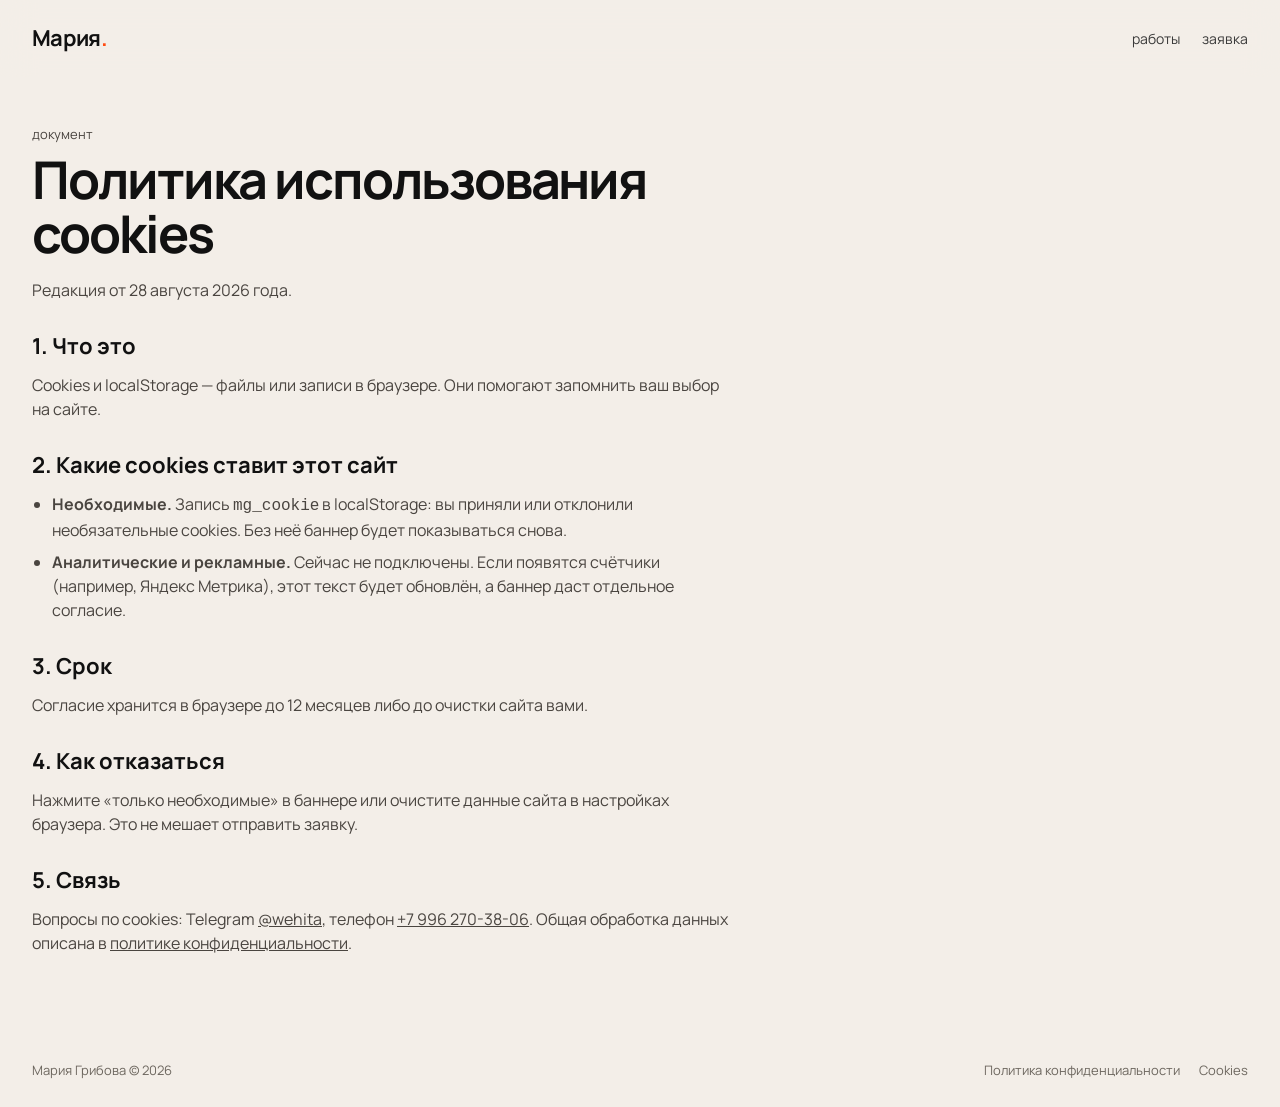
<file: cookies.html>
<!DOCTYPE html>
<html lang="ru">
<head>
  <meta charset="UTF-8" />
  <meta name="viewport" content="width=device-width, initial-scale=1" />
  <title>Политика cookies — Мария Грибова</title>
  <link rel="preconnect" href="https://fonts.googleapis.com" />
  <link rel="preconnect" href="https://fonts.gstatic.com" crossorigin />
  <link href="https://fonts.googleapis.com/css2?family=Manrope:wght@400;500;600;700&display=swap" rel="stylesheet" />
  <link rel="stylesheet" href="css/style.css" />
</head>
<body>
  <header class="top">
    <a class="logo" href="index.html">Мария<span>.</span></a>
    <nav>
      <a href="index.html#work">работы</a>
      <a href="index.html#contact">заявка</a>
    </nav>
  </header>

  <main class="legal-page">
    <p class="who">документ</p>
    <h1>Политика использования cookies</h1>
    <p>Редакция от 28 августа 2026 года.</p>

    <h2>1. Что это</h2>
    <p>Cookies и localStorage — файлы или записи в браузере. Они помогают запомнить ваш выбор на сайте.</p>

    <h2>2. Какие cookies ставит этот сайт</h2>
    <ul>
      <li><strong>Необходимые.</strong> Запись <code>mg_cookie</code> в localStorage: вы приняли или отклонили необязательные cookies. Без неё баннер будет показываться снова.</li>
      <li><strong>Аналитические и рекламные.</strong> Сейчас не подключены. Если появятся счётчики (например, Яндекс Метрика), этот текст будет обновлён, а баннер даст отдельное согласие.</li>
    </ul>

    <h2>3. Срок</h2>
    <p>Согласие хранится в браузере до 12 месяцев либо до очистки сайта вами.</p>

    <h2>4. Как отказаться</h2>
    <p>Нажмите «только необходимые» в баннере или очистите данные сайта в настройках браузера. Это не мешает отправить заявку.</p>

    <h2>5. Связь</h2>
    <p>Вопросы по cookies: Telegram <a href="https://t.me/wehita">@wehita</a>, телефон <a href="tel:+79962703806">+7 996 270-38-06</a>. Общая обработка данных описана в <a href="politika.html">политике конфиденциальности</a>.</p>
  </main>

  <footer>
    <span>Мария Грибова © 2026</span>
    <span class="legal">
      <a href="politika.html">Политика конфиденциальности</a>
      <a href="cookies.html">Cookies</a>
    </span>
  </footer>
</body>
</html>
</file>
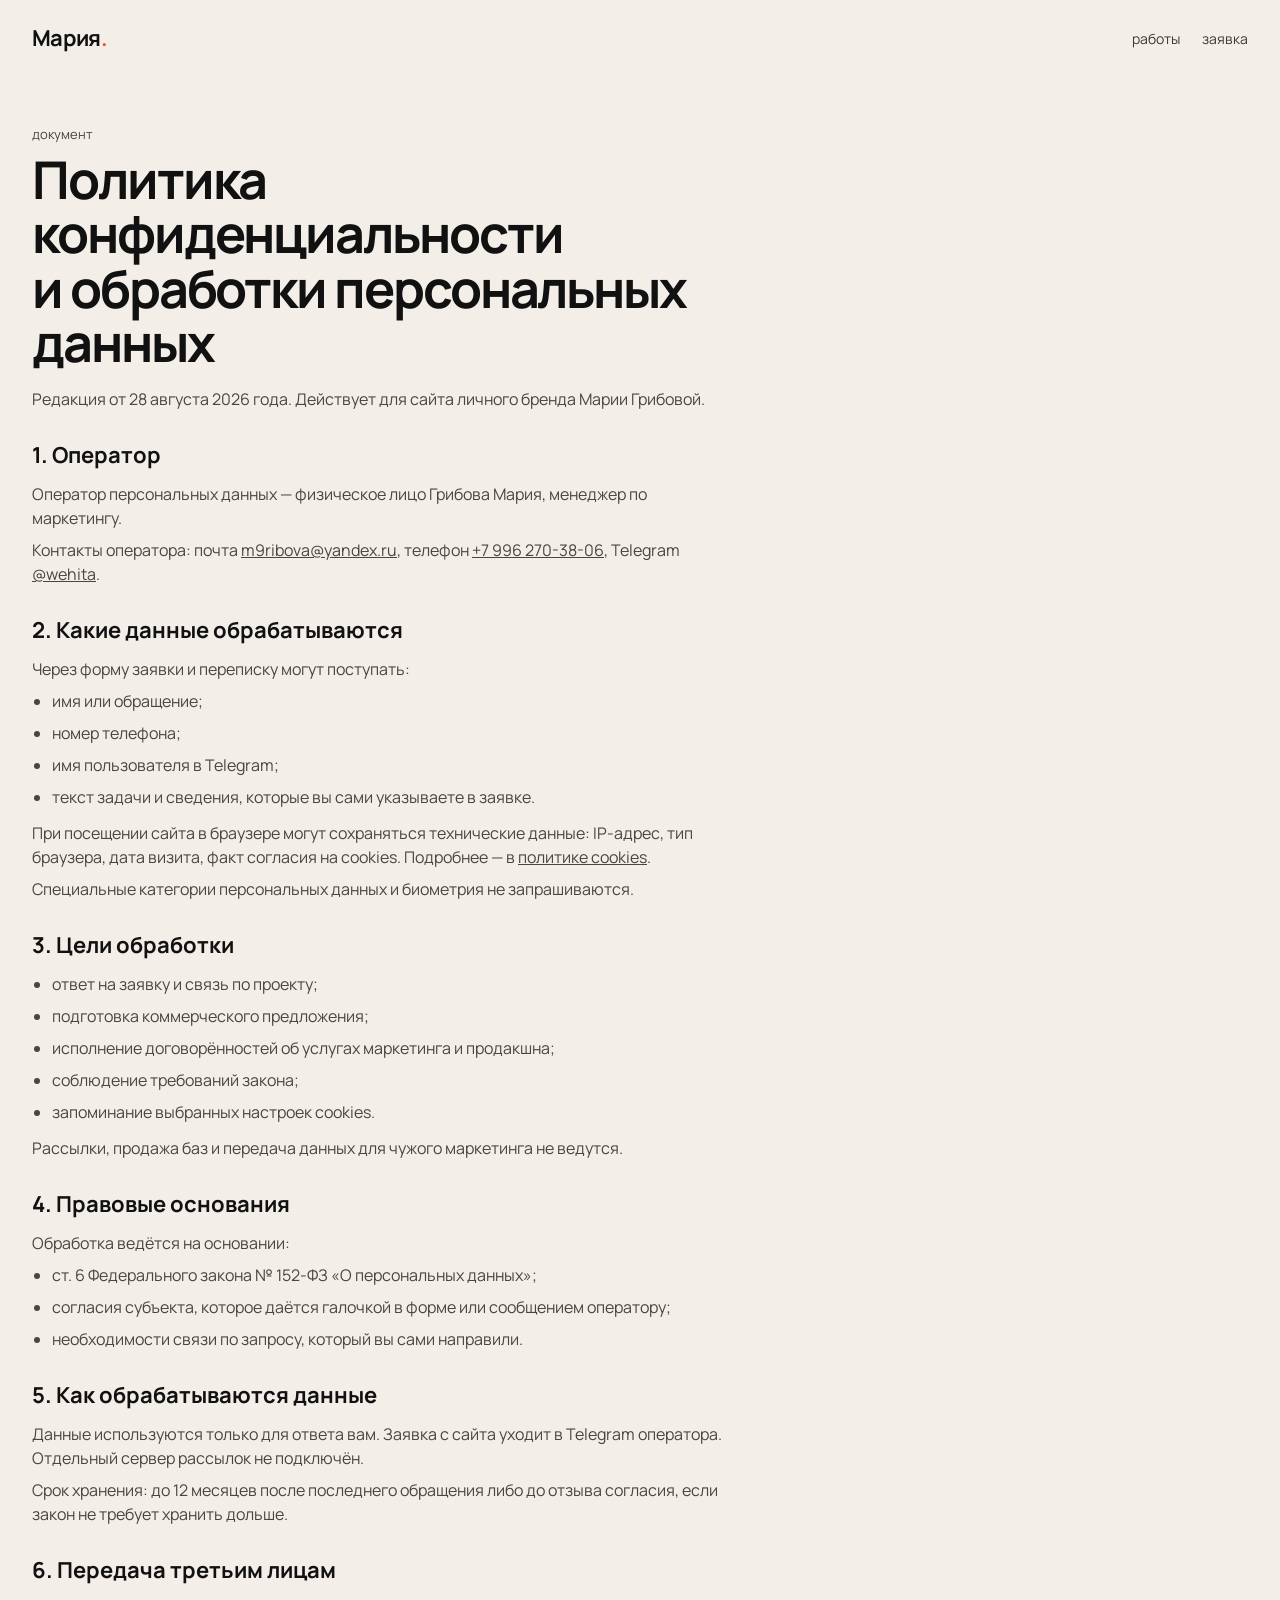
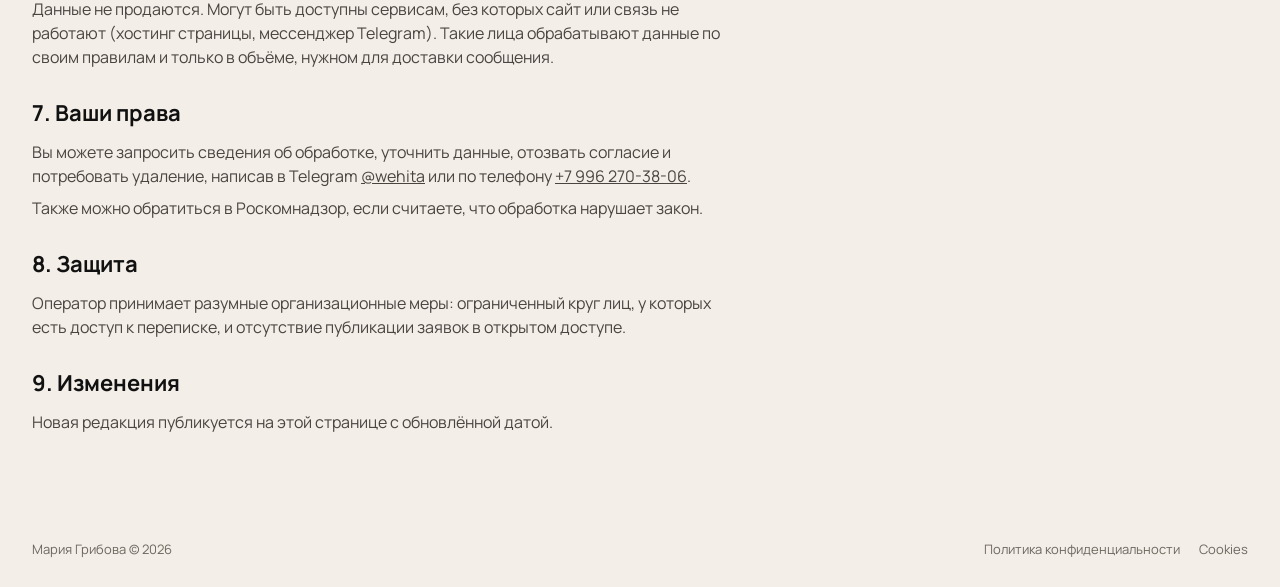
<file: politika.html>
<!DOCTYPE html>
<html lang="ru">
<head>
  <meta charset="UTF-8" />
  <meta name="viewport" content="width=device-width, initial-scale=1" />
  <title>Политика конфиденциальности — Мария Грибова</title>
  <link rel="preconnect" href="https://fonts.googleapis.com" />
  <link rel="preconnect" href="https://fonts.gstatic.com" crossorigin />
  <link href="https://fonts.googleapis.com/css2?family=Manrope:wght@400;500;600;700&display=swap" rel="stylesheet" />
  <link rel="stylesheet" href="css/style.css" />
</head>
<body>
  <header class="top">
    <a class="logo" href="index.html">Мария<span>.</span></a>
    <nav>
      <a href="index.html#work">работы</a>
      <a href="index.html#contact">заявка</a>
    </nav>
  </header>

  <main class="legal-page">
    <p class="who">документ</p>
    <h1>Политика конфиденциальности<br>и обработки персональных данных</h1>
    <p>Редакция от 28 августа 2026 года. Действует для сайта личного бренда Марии Грибовой.</p>

    <h2>1. Оператор</h2>
    <p>Оператор персональных данных — физическое лицо Грибова Мария, менеджер по маркетингу.</p>
    <p>Контакты оператора: почта <a href="mailto:m9ribova@yandex.ru">m9ribova@yandex.ru</a>, телефон <a href="tel:+79962703806">+7 996 270-38-06</a>, Telegram <a href="https://t.me/wehita" target="_blank" rel="noopener">@wehita</a>.</p>

    <h2>2. Какие данные обрабатываются</h2>
    <p>Через форму заявки и переписку могут поступать:</p>
    <ul>
      <li>имя или обращение;</li>
      <li>номер телефона;</li>
      <li>имя пользователя в Telegram;</li>
      <li>текст задачи и сведения, которые вы сами указываете в заявке.</li>
    </ul>
    <p>При посещении сайта в браузере могут сохраняться технические данные: IP-адрес, тип браузера, дата визита, факт согласия на cookies. Подробнее — в <a href="cookies.html">политике cookies</a>.</p>
    <p>Специальные категории персональных данных и биометрия не запрашиваются.</p>

    <h2>3. Цели обработки</h2>
    <ul>
      <li>ответ на заявку и связь по проекту;</li>
      <li>подготовка коммерческого предложения;</li>
      <li>исполнение договорённостей об услугах маркетинга и продакшна;</li>
      <li>соблюдение требований закона;</li>
      <li>запоминание выбранных настроек cookies.</li>
    </ul>
    <p>Рассылки, продажа баз и передача данных для чужого маркетинга не ведутся.</p>

    <h2>4. Правовые основания</h2>
    <p>Обработка ведётся на основании:</p>
    <ul>
      <li>ст. 6 Федерального закона № 152-ФЗ «О персональных данных»;</li>
      <li>согласия субъекта, которое даётся галочкой в форме или сообщением оператору;</li>
      <li>необходимости связи по запросу, который вы сами направили.</li>
    </ul>

    <h2>5. Как обрабатываются данные</h2>
    <p>Данные используются только для ответа вам. Заявка с сайта уходит в Telegram оператора. Отдельный сервер рассылок не подключён.</p>
    <p>Срок хранения: до 12 месяцев после последнего обращения либо до отзыва согласия, если закон не требует хранить дольше.</p>

    <h2>6. Передача третьим лицам</h2>
    <p>Данные не продаются. Могут быть доступны сервисам, без которых сайт или связь не работают (хостинг страницы, мессенджер Telegram). Такие лица обрабатывают данные по своим правилам и только в объёме, нужном для доставки сообщения.</p>

    <h2>7. Ваши права</h2>
    <p>Вы можете запросить сведения об обработке, уточнить данные, отозвать согласие и потребовать удаление, написав в Telegram <a href="https://t.me/wehita">@wehita</a> или по телефону <a href="tel:+79962703806">+7 996 270-38-06</a>.</p>
    <p>Также можно обратиться в Роскомнадзор, если считаете, что обработка нарушает закон.</p>

    <h2>8. Защита</h2>
    <p>Оператор принимает разумные организационные меры: ограниченный круг лиц, у которых есть доступ к переписке, и отсутствие публикации заявок в открытом доступе.</p>

    <h2>9. Изменения</h2>
    <p>Новая редакция публикуется на этой странице с обновлённой датой.</p>
  </main>

  <footer>
    <span>Мария Грибова © 2026</span>
    <span class="legal">
      <a href="politika.html">Политика конфиденциальности</a>
      <a href="cookies.html">Cookies</a>
    </span>
  </footer>
</body>
</html>
</file>
<file: css/style.css>
:root {
  --paper: #f3eee8;
  --ink: #111111;
  --mute: #6d675f;
  --line: #ddd6cd;
  --orange: #ff4c12;
  --white: #fffdf9;
}

* { box-sizing: border-box; margin: 0; padding: 0; }
html { scroll-behavior: smooth; overflow-x: hidden; }
body {
  background: var(--paper);
  color: var(--ink);
  font-family: "Manrope", sans-serif;
  font-size: 16px;
  line-height: 1.5;
  overflow-x: hidden;
  max-width: 100%;
}
img, video { display: block; width: 100%; }
a { color: inherit; text-decoration: none; }
button { font: inherit; color: inherit; background: 0; border: 0; cursor: pointer; }

.top {
  display: flex;
  align-items: center;
  justify-content: space-between;
  padding: 22px 32px;
  position: sticky;
  top: 0;
  z-index: 20;
  background: rgba(243,238,232,.92);
  backdrop-filter: blur(16px);
}
.logo {
  font-weight: 700;
  font-size: 22px;
  letter-spacing: -.03em;
}
.logo span { color: var(--orange); }
.top nav { display: flex; gap: 22px; font-size: 14px; }
.top nav a { color: #3a3a3a; }
.menu {
  display: none;
  border: 1px solid var(--line);
  border-radius: 999px;
  padding: 8px 14px;
  font-size: 13px;
  background: var(--white);
}

.hero {
  position: relative;
  padding: 28px 56px 0;
  min-height: calc(100svh - 72px);
  overflow: hidden;
  display: flex;
  flex-direction: column;
}
.hero-top {
  position: relative;
  z-index: 2;
  display: grid;
  grid-template-columns: 1fr auto;
  gap: 24px;
  align-items: start;
}
.hero h1 {
  font-size: clamp(42px, 6.6vw, 88px);
  font-weight: 700;
  letter-spacing: -.05em;
  line-height: .94;
  max-width: 13ch;
}
.hero h1 .dot {
  display: inline-block;
  width: .58em; height: .58em;
  border-radius: 50%;
  background: var(--orange);
  vertical-align: .08em;
  margin: 0 .1em;
}
.hero .lead {
  margin-top: 22px;
  max-width: 28ch;
  color: #5c564e;
  font-size: clamp(16px, 1.5vw, 20px);
  line-height: 1.45;
}
.hero-btn {
  display: inline-flex;
  align-items: center;
  gap: 8px;
  margin-top: 28px;
  padding: 12px 20px;
  border: 1px solid #d7d0c6;
  border-radius: 999px;
  font-size: 14px;
  color: #2a2a2a;
  background: rgba(255,253,249,.55);
  backdrop-filter: blur(8px);
}
.hero-btn:hover { border-color: var(--ink); }
.stats {
  display: grid;
  gap: 28px;
  padding-top: 8px;
  text-align: right;
}
.stats div { display: grid; justify-items: end; gap: 2px; }
.stats b { font-size: 34px; letter-spacing: -.04em; line-height: 1; }
.stats span { color: var(--mute); font-size: 13px; line-height: 1.3; }

.hero-art {
  position: absolute;
  inset: 0;
  z-index: 1;
  pointer-events: none;
}
.hero-art .rib {
  position: absolute;
  inset: 0;
  width: 100%;
  height: 100%;
  object-fit: cover;
  object-position: 58% 62%;
}
.hero-art .r1 { animation: rib-breathe 7s ease-in-out infinite; }
.hero-art .orb {
  position: absolute;
  width: min(8.2vw, 86px);
  height: min(8.2vw, 86px);
  border-radius: 50%;
  background: radial-gradient(circle at 32% 28%, #ffc4a4, #ff4c12 54%, #c4370c);
  box-shadow: 8px 16px 28px rgba(196, 55, 12, .22);
  z-index: 2;
  animation: orb-roll 7s ease-in-out infinite;
}
@keyframes rib-breathe {
  0%, 28% { transform: translate3d(0, 0, 0) scale(1.04); }
  40%, 72% { transform: translate3d(-1.2%, -0.6%, 0) scale(1.06); }
  100% { transform: translate3d(0, 0, 0) scale(1.04); }
}
@keyframes orb-roll {
  0%, 28% { right: 12%; top: 32%; }
  42%, 71% { right: 40%; top: 26%; }
  100% { right: 12%; top: 32%; }
}
.float {
  position: relative;
  flex: 1;
  min-height: 280px;
  margin: 20px 8% 10px;
}
.float figure {
  position: absolute;
  background: var(--white);
  padding: 6px;
  border-radius: 14px;
  box-shadow: 0 10px 30px rgba(17,17,17,.08);
  will-change: transform;
  transition: transform .25s ease-out;
  animation: drift 7s ease-in-out infinite;
}
.f1 { animation-duration: 8s; }
.f2 { animation-duration: 6.4s; animation-delay: -.8s; }
.f3 { animation-duration: 7.6s; animation-delay: -1.6s; }
.f4 { animation-duration: 9s; animation-delay: -2.2s; }
@keyframes drift {
  0%, 100% { translate: 0 0; }
  50% { translate: 0 -14px; }
}
.hero h1, .stats, .hero-foot {
  animation: rise .9s ease both;
}
.stats { animation-delay: .15s; }
.hero-foot { animation-delay: .28s; }
@keyframes rise {
  from { opacity: 0; transform: translateY(18px); }
  to { opacity: 1; transform: none; }
}
.reveal {
  opacity: 0;
  transition: opacity .75s ease, transform .75s ease;
}
.reveal.from-down { transform: translateY(36px); }
.reveal.from-up { transform: translateY(-36px); }
.reveal.in {
  opacity: 1;
  transform: none;
}
body.is-loading { overflow: hidden; }
body.is-loading .top { opacity: 0; pointer-events: none; }
.case {
  transition: transform .35s ease, opacity .35s ease;
}
.case:hover .case-media img,
.case:hover .case-media video {
  transform: scale(1.04);
}
.case-media img, .case-media video {
  transition: transform .6s ease;
}
.float img { border-radius: 10px; height: 140px; object-fit: cover; }
.float figcaption {
  font-size: 11px;
  color: var(--mute);
  padding: 6px 4px 2px;
}
.f1 { left: 8%; top: 8%; width: 180px; transform: rotate(-6deg); }
.f2 { left: 38%; top: 0; width: 150px; border-radius: 50%; padding: 8px; }
.f2 img { border-radius: 50%; height: 134px; width: 134px; }
.f3 { left: 58%; top: 28%; width: 210px; transform: rotate(4deg); }
.f4 { left: 28%; top: 48%; width: 160px; transform: rotate(-2deg); }

.hero-foot {
  display: grid;
  grid-template-columns: .8fr 1.2fr auto;
  gap: 28px;
  align-items: end;
  padding-top: 20px;
  border-top: 1px solid var(--line);
}
.contacts-col a { display: inline-block; border-bottom: 1px solid var(--ink); }
.contacts-col p { margin-top: 16px; color: var(--mute); font-size: 14px; }
.lead { color: #3f3b36; max-width: 46ch; }
.cta {
  display: inline-flex;
  align-items: center;
  justify-content: center;
  background: var(--ink);
  color: #fff;
  padding: 16px 22px;
  border-radius: 999px;
  font-size: 14px;
  white-space: nowrap;
}
.cta:hover { background: var(--orange); }

.about {
  padding: 72px 32px;
  display: grid;
  grid-template-columns: .78fr 1.22fr;
  gap: 48px;
  align-items: center;
  border-top: 1px solid var(--line);
}
.about-photo {
  margin: 0;
  border-radius: 24px;
  overflow: hidden;
  background: #e8e2da;
}
.about-photo img {
  height: 560px;
  object-fit: cover;
  object-position: 50% 18%;
}
.about-copy h2 {
  font-size: clamp(32px, 4vw, 52px);
  letter-spacing: -.04em;
  line-height: 1.05;
  margin-bottom: 6px;
}
.about-copy .role {
  color: var(--orange);
  margin-bottom: 18px;
  font-weight: 600;
}
.about-copy p { color: #4a4540; margin-bottom: 12px; max-width: 52ch; }
.pills { display: flex; flex-wrap: wrap; gap: 8px; margin-top: 18px; }
.pills span {
  border: 1px solid var(--line);
  background: var(--white);
  border-radius: 999px;
  padding: 6px 10px;
  font-size: 13px;
}

#work { padding: 20px 32px 40px; }
.sec-head {
  display: flex;
  justify-content: space-between;
  align-items: end;
  gap: 16px;
  margin-bottom: 18px;
}
.sec-head h2, .services h2, .contact h2 {
  font-size: clamp(28px, 4vw, 44px);
  letter-spacing: -.04em;
}
.filters { display: flex; gap: 8px; flex-wrap: wrap; }
.filters button {
  border: 1px solid var(--line);
  background: var(--white);
  padding: 7px 12px;
  border-radius: 999px;
  font-size: 13px;
  color: var(--mute);
}
.filters button.on { background: var(--ink); color: #fff; border-color: var(--ink); }

.case {
  display: grid;
  grid-template-columns: 1.15fr .85fr;
  gap: 28px;
  padding: 28px 0;
  border-top: 1px solid var(--line);
  align-items: center;
}
.case-media {
  background: #e8e2da;
  border-radius: 18px;
  overflow: hidden;
}
.case-media img, .case-media video { height: 340px; object-fit: cover; }
.case-media.pair, .case-media.shots {
  display: grid; grid-template-columns: 1fr 1fr; gap: 8px; background: transparent;
}
.case-media.pair img, .case-media.shots img { height: 168px; border-radius: 14px; }
.tv-grid {
  display: grid;
  grid-template-columns: 1fr 1fr;
  gap: 8px;
  background: transparent;
}
.tv-grid video {
  width: 100%;
  height: 168px;
  object-fit: cover;
  border-radius: 14px;
  background: #111;
}
.tv-list {
  display: grid;
  gap: 6px;
  margin-top: 14px;
  color: #4a4540;
  font-size: 14px;
}
.tv-list span::before { content: "▶ "; color: var(--orange); }
.who { color: var(--mute); font-size: 13px; margin-bottom: 6px; text-transform: lowercase; }
.case-body h3 { font-size: 28px; letter-spacing: -.03em; margin-bottom: 10px; }
.case-body p { color: #4a4540; }
.metrics {
  display: grid;
  grid-template-columns: repeat(3, minmax(0, 1fr));
  gap: 10px;
  margin: 16px 0 4px;
}
.metrics div {
  background: var(--white);
  border: 1px solid var(--line);
  border-radius: 14px;
  padding: 10px 12px;
}
.metrics b {
  display: block;
  font-size: 22px;
  letter-spacing: -.03em;
  line-height: 1.1;
}
.metrics span {
  display: block;
  color: var(--mute);
  font-size: 12px;
  margin-top: 4px;
}
.more { margin-top: 12px; }
.more a {
  border-bottom: 1px solid var(--ink);
  font-size: 14px;
}
.more a:hover { color: var(--orange); border-color: var(--orange); }
.tags { display: flex; flex-wrap: wrap; gap: 8px; margin-top: 16px; }
.tags span {
  background: var(--white);
  border: 1px solid var(--line);
  border-radius: 999px;
  padding: 6px 10px;
  font-size: 13px;
}

.slot-box { position: relative; }
.wait {
  position: absolute; inset: 0;
  display: grid; place-items: center;
  background: rgba(17,17,17,.4);
  color: #fff;
  text-align: center;
  letter-spacing: .08em;
  text-transform: uppercase;
  font-size: 12px;
}
.wait small { display: block; margin-top: 6px; opacity: .75; }

.radio-row { display: grid; gap: 8px; margin: 14px 0; }
.radio {
  display: grid;
  grid-template-columns: 42px 1fr;
  gap: 10px;
  align-items: center;
  background: var(--white);
  border: 1px solid var(--line);
  border-radius: 14px;
  padding: 8px;
}
.radio button {
  width: 42px; height: 42px; border-radius: 50%;
  background: var(--orange); color: #fff;
}
.radio strong { display: block; font-size: 14px; }
.radio span { color: var(--mute); font-size: 12px; }

.services { padding: 40px 32px 72px; border-top: 1px solid var(--line); }
.services .sub { color: var(--mute); margin: 8px 0 28px; }
.services ol { list-style: none; display: grid; grid-template-columns: 1fr 1fr; gap: 0; }
.services li {
  display: grid;
  grid-template-columns: 48px 1fr;
  gap: 16px;
  padding: 24px 24px 24px 0;
  border-top: 1px solid var(--line);
}
.services li span { color: var(--orange); font-weight: 700; }
.services h3 { font-size: 22px; margin-bottom: 6px; letter-spacing: -.02em; }
.services p { color: var(--mute); }

.contact {
  margin: 0 32px 40px;
  padding: 56px;
  background: var(--ink);
  color: var(--paper);
  border-radius: 28px;
}
.contact-grid {
  display: grid;
  grid-template-columns: .8fr 1.1fr;
  gap: 40px;
  align-items: start;
}
.contact p { color: #bdb6ad; margin: 10px 0 24px; }
.contact .row { display: flex; gap: 12px; flex-wrap: wrap; }
.contact .cta { background: var(--orange); border: 0; }
.ghost {
  display: inline-flex;
  align-items: center;
  border: 1px solid rgba(243,238,232,.28);
  padding: 16px 22px;
  border-radius: 999px;
}
.contact .ghost {
  background: var(--orange);
  color: #111;
  border-color: var(--orange);
  font-weight: 600;
}
.lead { display: grid; gap: 12px; }
.lead label { display: grid; gap: 6px; font-size: 13px; color: #d8d1c8; }
.lead input, .lead textarea {
  width: 100%;
  border: 1px solid rgba(243,238,232,.2);
  background: rgba(255,255,255,.04);
  color: var(--paper);
  border-radius: 12px;
  padding: 12px 14px;
  font: inherit;
}
.lead .check {
  grid-template-columns: 18px 1fr;
  gap: 10px;
  align-items: start;
  color: #cfc8bf;
  font-size: 13px;
}
.lead .check input { width: 18px; height: 18px; accent-color: var(--orange); }
.lead .check a { text-decoration: underline; }
.form-note { margin: 0 !important; color: #9be3a8 !important; }
.legal a { margin-left: 16px; }
.legal-page { max-width: 760px; padding: 48px 32px 80px; }
.legal-page h1 {
  font-size: clamp(32px, 5vw, 52px);
  letter-spacing: -.04em;
  line-height: 1.05;
  margin: 8px 0 16px;
}
.legal-page h2 { margin: 28px 0 10px; font-size: 22px; }
.legal-page p, .legal-page li { color: #4a4540; margin-bottom: 8px; }
.legal-page ul { padding-left: 20px; margin-bottom: 12px; }
.legal-page a { text-decoration: underline; }
.cookie[hidden] { display: none !important; }
.cookie {
  position: fixed;
  left: 16px; right: 16px; bottom: 16px;
  z-index: 50;
  display: flex;
  justify-content: space-between;
  gap: 16px;
  align-items: center;
  flex-wrap: wrap;
  background: var(--white);
  border: 1px solid var(--line);
  border-radius: 20px;
  padding: 16px 18px;
  box-shadow: 0 16px 40px rgba(17,17,17,.12);
}
.cookie p { max-width: 62ch; color: #4a4540; font-size: 14px; }
.cookie a { text-decoration: underline; }
.cookie div { display: flex; gap: 8px; flex-wrap: wrap; }
.cookie button {
  border: 1px solid var(--line);
  border-radius: 999px;
  padding: 10px 14px;
  background: var(--paper);
}
.cookie .cta { background: var(--orange); color: #111; border-color: var(--orange); }

.clients {
  padding: 56px 32px 40px;
  border-top: 1px solid var(--line);
}
.clients h2 {
  font-size: clamp(28px, 4vw, 44px);
  letter-spacing: -.04em;
  margin: 4px 0 24px;
}
.client-row {
  display: grid;
  grid-template-columns: 1fr 1fr;
  gap: 16px;
}
.client-row article {
  background: var(--white);
  border: 1px solid var(--line);
  border-radius: 20px;
  padding: 22px;
}
.client-row img {
  width: 100%;
  height: 56px;
  object-fit: contain;
  object-position: left;
  margin-bottom: 16px;
}
.client-row h3 { font-size: 22px; letter-spacing: -.02em; margin-bottom: 8px; }
.client-row p { color: #4a4540; }
.brand-spartak {
  background: #111;
  border-color: #111;
  color: #f3eee8;
}
.brand-spartak p { color: #cfc8bf; }
.brand-nord img { height: 72px; }
.brand-borevich {
  background: #6e0c1c;
  border-color: #6e0c1c;
  color: #fff;
}
.brand-borevich p { color: rgba(255,255,255,.78); }

.tv-case {
  grid-template-columns: 1fr;
  align-items: start;
}
.tv-intro { margin-bottom: 16px; }
.tv-intro h3 {
  font-size: clamp(28px, 4vw, 44px);
  letter-spacing: -.04em;
}

.slider { display: grid; gap: 12px; }
.slider-stage {
  display: grid;
  grid-template-columns: 44px 1fr 44px;
  gap: 10px;
  align-items: center;
}
.slider-frame {
  background: #111;
  border-radius: 18px;
  overflow: hidden;
  aspect-ratio: 16 / 9;
  min-height: 360px;
}
.slide {
  display: none;
  margin: 0;
  height: 100%;
}
.slide.is-on { display: block; height: 100%; }
.slide video {
  width: 100%;
  height: 100%;
  min-height: 360px;
  object-fit: contain;
  background: #111;
}
.carousel-prev, .carousel-next {
  width: 44px;
  height: 44px;
  border-radius: 50%;
  background: var(--ink);
  color: #fff;
  font-size: 24px;
  line-height: 1;
}
.carousel-prev:hover, .carousel-next:hover { background: var(--orange); }
.slider-bar {
  display: flex;
  justify-content: space-between;
  align-items: baseline;
  gap: 16px;
  flex-wrap: wrap;
  padding: 0 54px;
}
.slider-kicker {
  flex: 1 1 100%;
  font-size: clamp(22px, 3vw, 34px);
  font-weight: 700;
  letter-spacing: -.04em;
  margin: 4px 0 2px;
}
.slider-title { font-weight: 600; }
.slider-count { color: var(--mute); font-size: 13px; }
.thumbs {
  display: grid;
  grid-template-columns: repeat(4, 1fr);
  gap: 8px;
  padding: 0 54px;
}
.thumbs button {
  border: 2px solid transparent;
  border-radius: 12px;
  overflow: hidden;
  background: var(--white);
  text-align: left;
}
.thumbs button.on { border-color: var(--orange); }
.thumbs img { height: 72px; object-fit: cover; }
.thumbs span {
  display: block;
  padding: 6px 8px 8px;
  font-size: 12px;
  color: var(--mute);
}

.lightbox {
  position: fixed;
  inset: 0;
  z-index: 80;
  background: rgba(17,17,17,.88);
  display: grid;
  place-items: center;
  padding: 40px;
}
.lightbox[hidden] { display: none; }
.lightbox figure { max-width: min(92vw, 1100px); margin: 0; }
.lightbox img {
  max-height: 80vh;
  width: auto;
  max-width: 100%;
  object-fit: contain;
  border-radius: 12px;
}
.lightbox p { color: #ddd6cd; text-align: center; margin-top: 10px; }
.lb-close, .lb-prev, .lb-next {
  position: absolute;
  color: #fff;
  font-size: 32px;
  width: 48px;
  height: 48px;
}
.lb-close { top: 16px; right: 18px; }
.lb-prev { left: 12px; top: 50%; transform: translateY(-50%); }
.lb-next { right: 12px; top: 50%; transform: translateY(-50%); }


.loader {
  position: fixed;
  inset: 0;
  z-index: 99999;
  background: #f3eee8;
  overflow: hidden;
}
.loader.off {
  opacity: 0;
  visibility: hidden;
  pointer-events: none;
  transition: opacity .45s ease, visibility .45s ease;
}
.scene {
  position: absolute;
  left: 0; right: 0;
  top: 52%;
  height: 180px;
  transform: translateY(-50%);
}
.yarn {
  position: absolute;
  top: 18px;
  left: -8%;
  width: 54px;
  height: 54px;
  animation: yarn-run 3.1s linear infinite;
  z-index: 4;
}
.yarn .ball {
  position: absolute;
  inset: 0;
  border-radius: 50%;
  background:
    repeating-conic-gradient(from 20deg, #ff6a3a 0 8deg, #ff4b16 8deg 16deg, #c4370c 16deg 18deg);
  box-shadow: inset -6px -8px 0 rgba(0,0,0,.12), 6px 10px 16px rgba(255,75,22,.18);
  animation: yarn-spin 0.7s linear infinite;
}
.yarn .thread {
  position: absolute;
  right: 100%;
  top: 55%;
  width: 52px;
  height: 2px;
  background: #ff4b16;
  border-radius: 2px;
  transform-origin: right center;
  animation: thread-wiggle .7s ease-in-out infinite;
}
.cat {
  position: absolute;
  top: 8px;
  width: 168px;
  height: 112px;
  animation: cat-run 3.1s linear infinite;
  animation-delay: var(--d, 0s);
}
.cat svg { width: 100%; height: 100%; overflow: visible; }
.cat path, .cat ellipse:not(.sh) { fill: var(--fur); stroke: var(--linec); stroke-width: 1.4; }
.cat .tail { fill: none; stroke: var(--fur); stroke-width: 7; stroke-linecap: round; }
.cat .leg path { fill: none; stroke: var(--fur); stroke-width: 6; stroke-linecap: round; }
.cat .eye { fill: #111; stroke: none; }
.cat .sh { fill: rgba(17,17,17,.12); stroke: none; animation: shadow-flex .42s ease-in-out infinite; }
.cat-black { --fur:#1b1b1b; --linec:#111; left: 18%; }
.cat-cream { --fur:#e8dccb; --linec:#c9bba8; left: 4%; }
.cat-ginger { --fur:#c56a3a; --linec:#9a4c28; left: -8%; }
.cat .body { transform-origin: 70px 52px; animation: torso-run .42s ease-in-out infinite; }
.cat .head { transform-origin: 66px 30px; animation: head-run .42s ease-in-out infinite; }
.cat .ear { transform-origin: 66px 26px; animation: ear-run .42s ease-in-out infinite; }
.cat .tail { transform-origin: 30px 48px; animation: tail-run .42s ease-in-out infinite; }
.cat .leg.fl { transform-origin: 86px 58px; animation: leg-front .42s ease-in-out infinite; }
.cat .leg.fr { transform-origin: 78px 60px; animation: leg-front .42s ease-in-out infinite reverse; }
.cat .leg.bl { transform-origin: 48px 60px; animation: leg-back .42s ease-in-out infinite reverse; }
.cat .leg.br { transform-origin: 56px 62px; animation: leg-back .42s ease-in-out infinite; }
.cat-black { animation-duration: 2.85s; }
.cat-cream { animation-duration: 3.1s; }
.cat-ginger { animation-duration: 3.35s; }
.cat-black .body { animation-duration: .38s; }
.cat-ginger .body, .cat-ginger .leg.fl, .cat-ginger .leg.br { animation-duration: .48s; }
.loader.exit .yarn { animation: yarn-exit .7s ease-in forwards; }
.loader.exit .cat { animation: cat-exit .55s ease-in forwards; }
.loader.exit .cat-cream { animation-delay: .06s; }
.loader.exit .cat-ginger { animation-delay: .12s; }
@keyframes yarn-run {
  0% { left: -10%; top: 22px; }
  18% { left: 18%; top: 8px; }
  36% { left: 42%; top: 26px; }
  58% { left: 68%; top: 10px; }
  78% { left: 92%; top: 20px; }
  100% { left: 112%; top: 16px; }
}
@keyframes yarn-spin { to { transform: rotate(360deg); } }
@keyframes thread-wiggle {
  0%,100% { transform: rotate(-8deg) scaleX(1); }
  50% { transform: rotate(12deg) scaleX(1.15); }
}
@keyframes cat-run {
  0% { transform: translateX(-120vw); }
  100% { transform: translateX(120vw); }
}
@keyframes torso-run {
  0%,100% { transform: translateY(0) scaleX(1) rotate(-4deg); }
  50% { transform: translateY(-7px) scaleX(1.06) rotate(3deg); }
}
@keyframes head-run {
  0%,100% { transform: translateY(0) rotate(-6deg); }
  50% { transform: translateY(-5px) rotate(4deg); }
}
@keyframes ear-run {
  0%,100% { transform: rotate(-8deg); }
  50% { transform: rotate(10deg); }
}
@keyframes tail-run {
  0%,100% { transform: rotate(16deg); }
  50% { transform: rotate(-22deg); }
}
@keyframes leg-front {
  0% { transform: rotate(28deg); }
  50% { transform: rotate(-32deg); }
  100% { transform: rotate(28deg); }
}
@keyframes leg-back {
  0% { transform: rotate(-24deg); }
  50% { transform: rotate(30deg); }
  100% { transform: rotate(-24deg); }
}
@keyframes shadow-flex {
  0%,100% { transform: scaleX(1); opacity:.18; }
  50% { transform: scaleX(.72); opacity:.1; }
}
@keyframes yarn-exit {
  to { opacity: 0; transform: scale(.2); }
}
@keyframes cat-exit {
  to { transform: translateX(140vw); opacity: 0; }
}
@keyframes yarn-spin { to { transform: rotate(360deg); } }

.hero.is-waiting .w1,
.hero.is-waiting .w2,
.hero.is-waiting .w3,
.hero.is-waiting .lead,
.hero.is-waiting .hero-btn,
.hero.is-waiting .stats,
.hero.is-waiting .hero-art,
.hero.is-waiting .dot {
  opacity: 0;
  transform: translateY(16px);
}
.hero.is-in .w1 { animation: hero-up .5s ease both; }
.hero.is-in .dot { animation: hero-up .5s ease both .08s; }
.hero.is-in .w2 { animation: hero-up .5s ease both .16s; }
.hero.is-in .w3 { animation: hero-up .5s ease both .24s; }
.hero.is-in .lead { animation: hero-up .5s ease both .38s; }
.hero.is-in .hero-btn { animation: hero-up .5s ease both .48s; }
.hero.is-in .stats { animation: hero-up .5s ease both .58s; }
.hero.is-in .hero-art { animation: hero-up .7s ease both .4s; }
@keyframes hero-up {
  from { opacity: 0; transform: translateY(16px); }
  to { opacity: 1; transform: none; }
}


footer {
  display: flex;
  justify-content: space-between;
  padding: 18px 32px 28px;
  color: var(--mute);
  font-size: 13px;
}

@media (max-width: 900px) {
  .top {
    padding: 12px 16px;
    padding-top: max(12px, env(safe-area-inset-top));
  }
  .menu { display: inline-flex; }
  .top nav {
    display: none;
    position: absolute;
    top: 100%;
    left: 12px;
    right: 12px;
    flex-direction: column;
    gap: 0;
    background: var(--white);
    border: 1px solid var(--line);
    border-radius: 16px;
    padding: 8px;
    box-shadow: 0 16px 40px rgba(17,17,17,.08);
  }
  .top nav.open { display: flex; }
  .top nav a { padding: 12px 14px; border-radius: 10px; }
  .hero-top, .hero-foot, .about, .case, .services ol, .contact-grid { grid-template-columns: 1fr; }
  .client-row { grid-template-columns: 1fr; }
  .about { padding: 40px 16px; gap: 22px; }
  .about-photo img { height: min(52vw, 320px); }
  .hero {
    padding: 8px 16px 0;
    min-height: 0;
    overflow: visible;
  }
  .hero h1 {
    font-size: clamp(28px, 9.2vw, 44px);
    max-width: none;
    line-height: 1.02;
    letter-spacing: -.04em;
  }
  .hero h1 .dot { width: .46em; height: .46em; }
  .hero .lead { font-size: 15px; margin-top: 14px; max-width: none; }
  .hero-btn { margin-top: 16px; }
  .hero-art {
    position: relative;
    inset: auto;
    height: 200px;
    margin: 18px -16px 0;
    overflow: hidden;
  }
  .hero-art .rib { object-position: 70% 58%; }
  .hero-art .orb { display: none; }
  .stats {
    display: grid;
    grid-template-columns: repeat(3, minmax(0, 1fr));
    gap: 8px;
    text-align: left;
    padding: 18px 0 4px;
  }
  .stats div { justify-items: start; }
  .stats b { font-size: 20px; color: #fff; }
  .stats span { font-size: 11px; color: rgba(255,255,255,.88); }
  .stats { position: relative; z-index: 3; }
  .float { display: none; }
  .sec-head { flex-direction: column; align-items: start; }
  .case { gap: 14px; padding: 22px 0; }
  .case-body h3 { font-size: 22px; }
  .case-media img, .case-media video { height: 200px; }
  .case-media.pair img, .case-media.shots img { height: 110px; }
  .tv-intro h3 { font-size: clamp(22px, 7vw, 32px); }
  .slider-stage {
    display: grid;
    grid-template-columns: 1fr;
    position: relative;
  }
  .slider-frame { min-height: 0; aspect-ratio: 16 / 9; border-radius: 14px; overflow: hidden; }
  .slide video { min-height: 0; height: 100%; }
  .slider-bar, .thumbs { padding: 0; }
  .slider-kicker { font-size: 18px; }
  .carousel-prev, .carousel-next {
    position: absolute;
    top: 50%;
    z-index: 3;
    width: 36px;
    height: 36px;
    font-size: 20px;
    transform: translateY(-50%);
    background: rgba(255,253,249,.9);
  }
  .carousel-prev { left: 8px; }
  .carousel-next { right: 8px; }
  .metrics { grid-template-columns: 1fr; }
  .contact { margin: 0 16px 24px; padding: 24px 16px; }
  .contact input, .contact textarea, .lead input, .lead textarea {
    font-size: 16px;
    max-width: 100%;
  }
  #work, .about, .services, .top, .hero { padding-left: 16px; padding-right: 16px; }
  .services { padding: 40px 16px; }
  .services ol { gap: 16px; }
  .cookie {
    left: 10px; right: 10px; bottom: 10px;
    flex-direction: column;
    align-items: stretch;
  }
  footer {
    flex-direction: column;
    gap: 8px;
    padding: 16px;
    padding-bottom: max(16px, env(safe-area-inset-bottom));
  }
  .lightbox { padding: 12px; }
  .lightbox img { max-height: 70svh; }
  .scene { top: 58%; height: 120px; }
  .cat { width: 96px; height: 66px; }
  .yarn { width: 34px; height: 34px; }
  .row { flex-wrap: wrap; }
}

@media (max-width: 560px) {
  .hero-art { height: 168px; }
  .case-media.shots, .case-media.pair { grid-template-columns: 1fr 1fr; }
  .case-media img, .case-media video { height: 180px; }
  .filters { width: 100%; }
  .filters button { font-size: 12px; padding: 6px 10px; }
  .admin-layout, .admin-head { grid-template-columns: 1fr; }
  .admin-actions { flex-wrap: wrap; }
  .tv-grid { grid-template-columns: 1fr; }
}

.blog-page, .post-page, .admin-gate, .admin-app {
  padding: 40px 32px 72px;
  max-width: 980px;
}
.blog-page h1, .post-page h1, .admin-gate h1, .admin-app h1 {
  font-size: clamp(36px, 5vw, 64px);
  letter-spacing: -.05em;
  margin: 6px 0 12px;
}
.blog-list { display: grid; gap: 16px; margin-top: 28px; }
.blog-card {
  display: grid;
  grid-template-columns: 160px 1fr;
  gap: 18px;
  padding: 16px;
  background: var(--white);
  border: 1px solid var(--line);
  border-radius: 18px;
}
.blog-card img { height: 110px; object-fit: cover; border-radius: 12px; }
.blog-card h2 { font-size: 22px; letter-spacing: -.03em; margin: 4px 0 8px; }
.post-cover { border-radius: 20px; height: min(420px, 50vw); object-fit: cover; margin: 18px 0; }
.post-body p { margin-bottom: 14px; color: #3f3b36; max-width: 62ch; }
.admin-gate form, .admin-form { display: grid; gap: 12px; max-width: 640px; }
.admin-gate input, .admin-form input, .admin-form textarea {
  width: 100%;
  margin-top: 6px;
  padding: 12px 14px;
  border: 1px solid var(--line);
  border-radius: 12px;
  background: var(--white);
  font: inherit;
}
.admin-head {
  display: flex;
  justify-content: space-between;
  gap: 16px;
  align-items: end;
  margin-bottom: 12px;
}
.admin-actions { display: flex; gap: 8px; align-items: center; }
.admin-hint { color: var(--mute); margin-bottom: 20px; max-width: 70ch; }
.admin-layout { display: grid; grid-template-columns: 260px 1fr; gap: 24px; }
.admin-item {
  display: grid;
  gap: 4px;
  width: 100%;
  text-align: left;
  padding: 12px;
  border: 1px solid var(--line);
  border-radius: 12px;
  background: var(--white);
  margin-bottom: 8px;
}
.admin-item.on { border-color: var(--ink); }
.admin-item span { color: var(--mute); font-size: 12px; }
.admin-form fieldset {
  border: 1px solid var(--line);
  border-radius: 14px;
  padding: 12px;
}
.file-btn { display: inline-flex; align-items: center; padding: 10px 14px; cursor: pointer; }
.ghost {
  border: 1px solid var(--line);
  border-radius: 999px;
  padding: 10px 14px;
  background: var(--white);
}
.contact .ghost {
  background: var(--orange);
  color: #111;
  border-color: var(--orange);
}
@media (max-width: 900px) {
  .blog-card { grid-template-columns: 1fr; }
  .blog-page, .post-page, .admin-gate, .admin-app { padding: 28px 16px 56px; }
}
</file>
